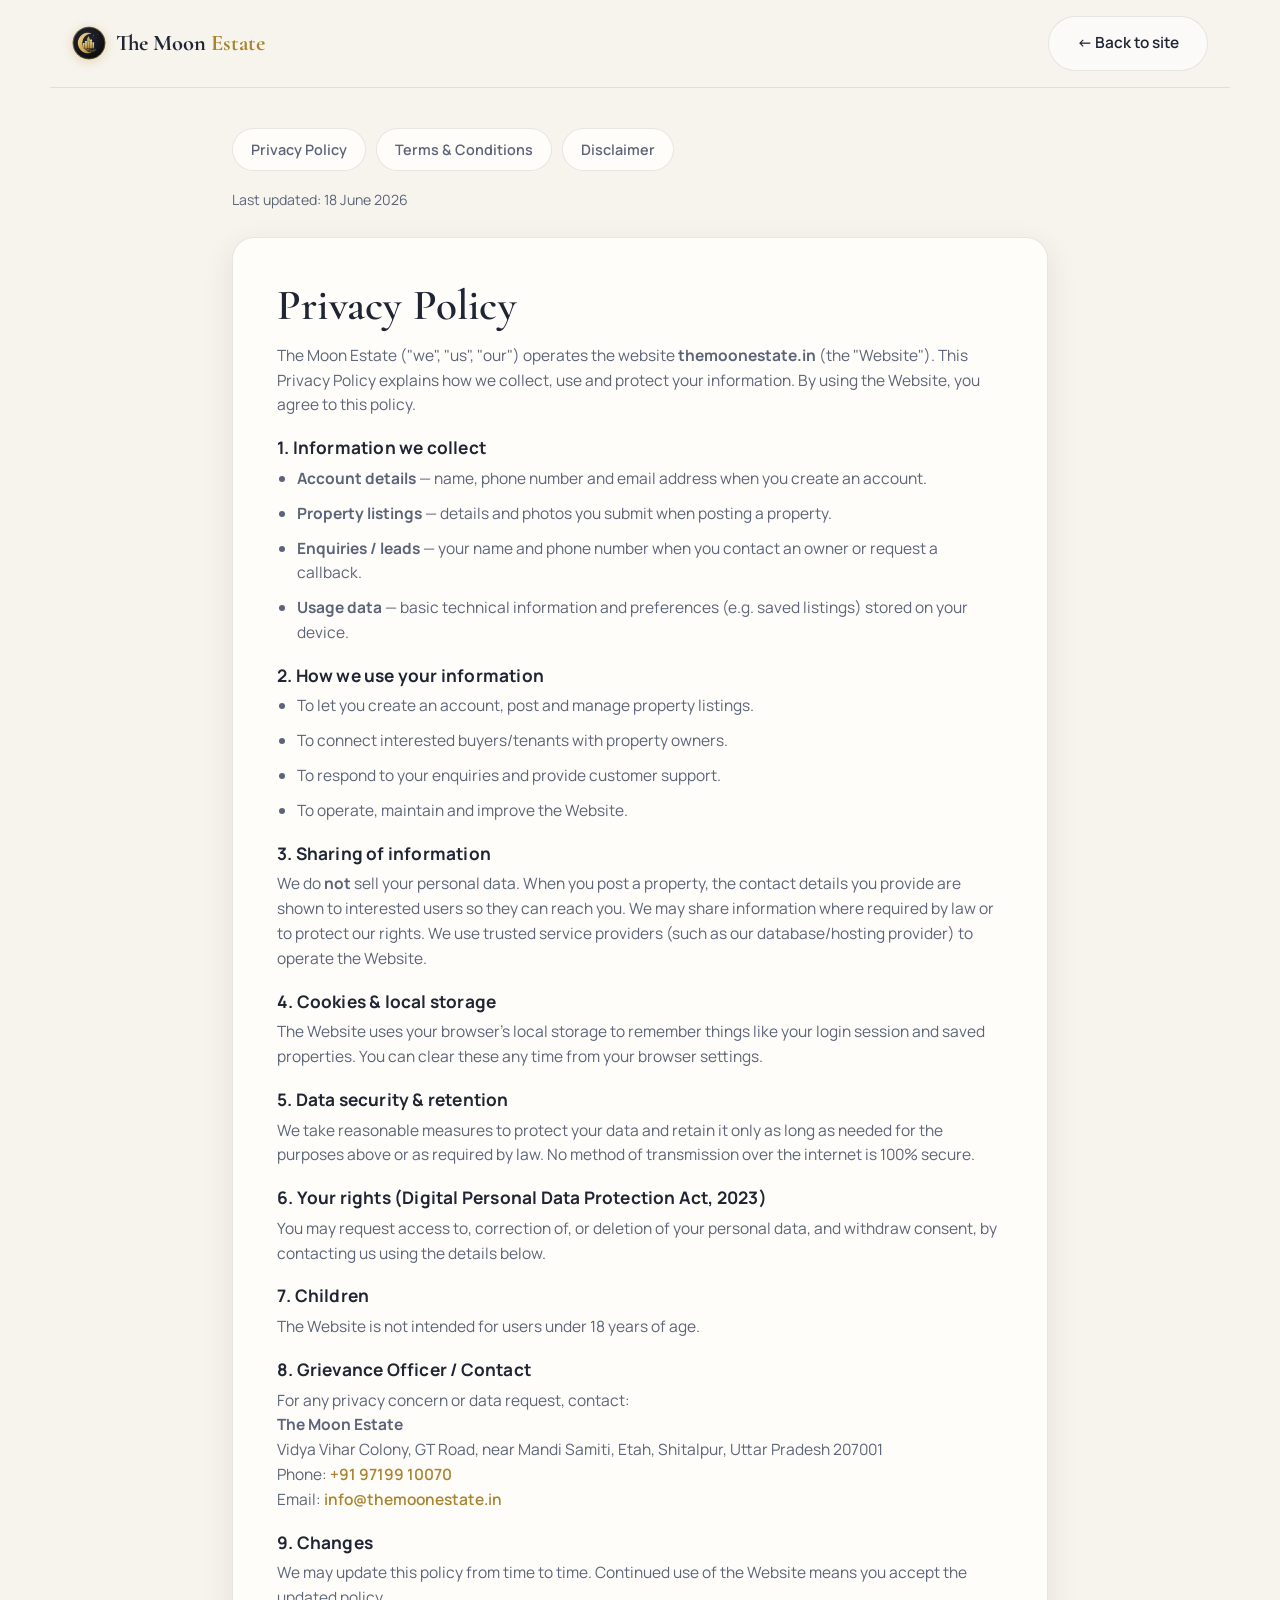
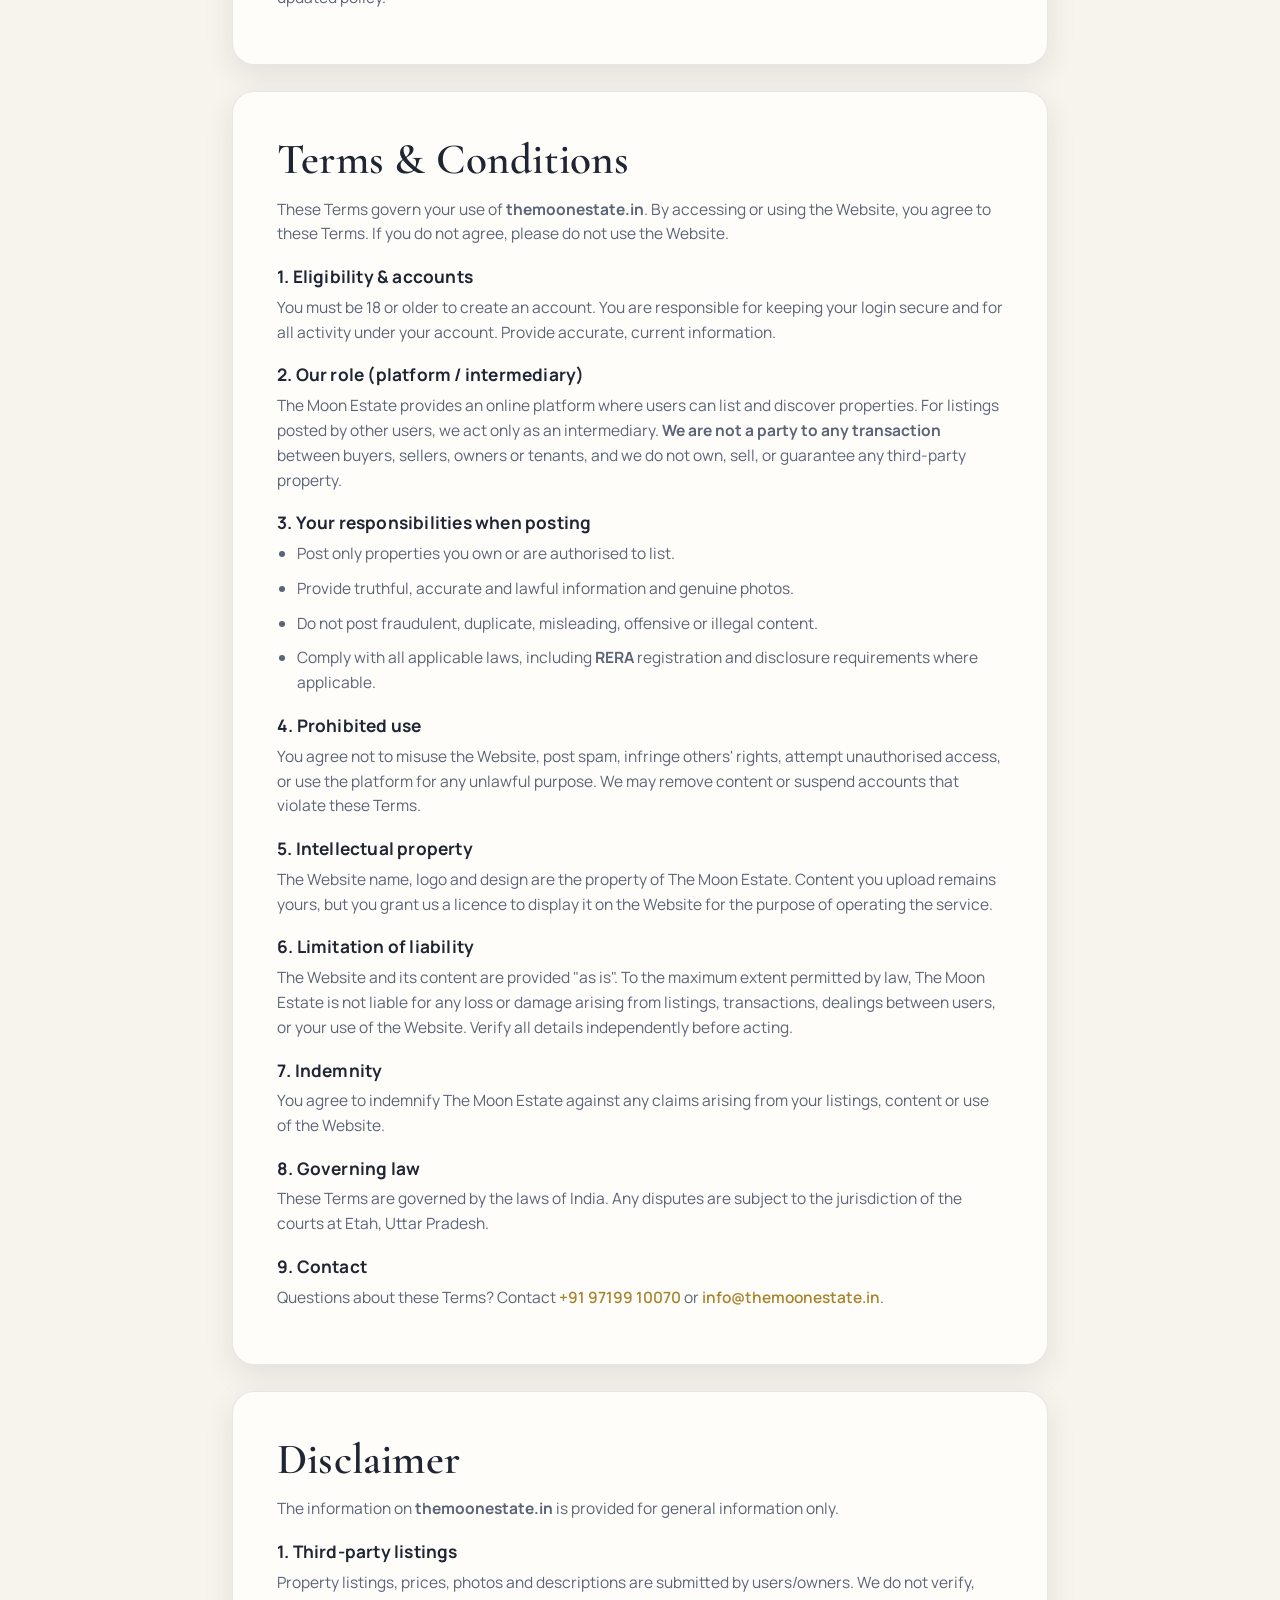
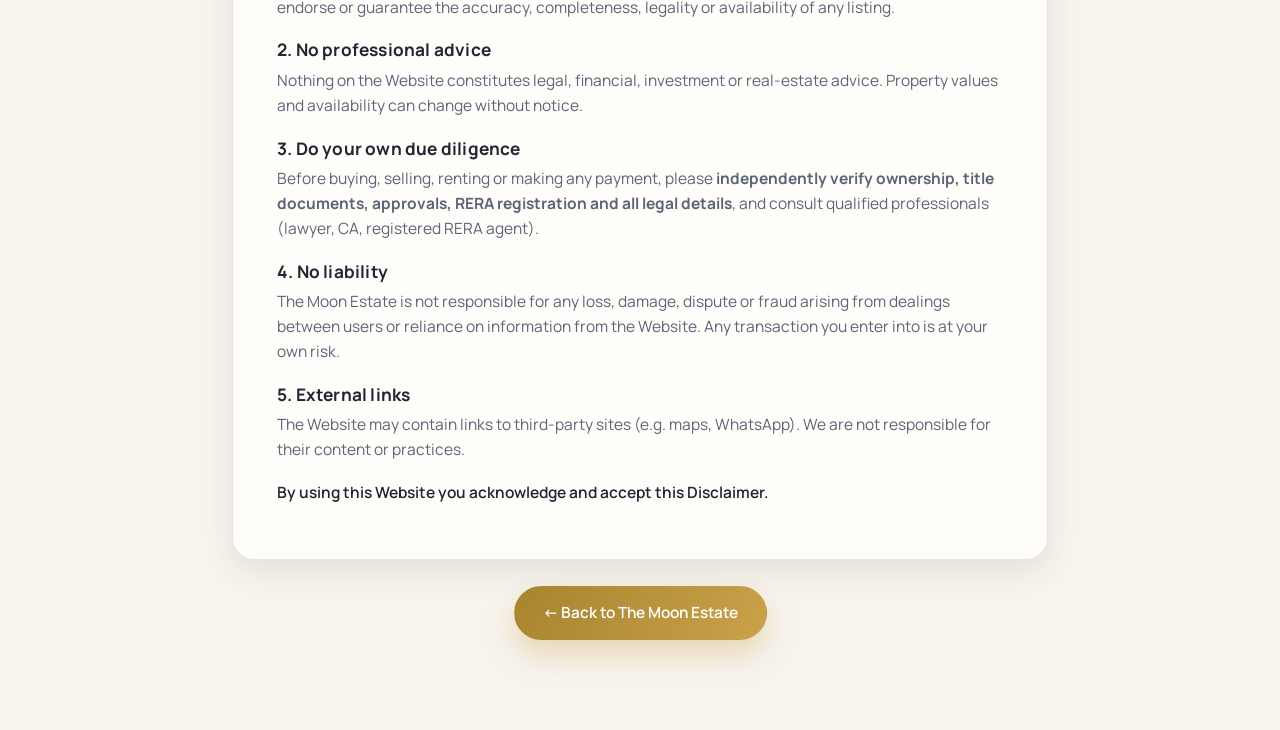
<file: legal.html>
<!DOCTYPE html>
<html lang="en">
<head>
  <meta charset="UTF-8" />
  <meta name="viewport" content="width=device-width, initial-scale=1.0" />
  <title>Legal — The Moon Estate</title>
  <meta name="description" content="Privacy Policy, Terms & Conditions and Disclaimer for The Moon Estate property website." />
  <meta name="robots" content="index,follow" />
  <link rel="preconnect" href="https://fonts.googleapis.com" />
  <link rel="preconnect" href="https://fonts.gstatic.com" crossorigin />
  <link href="https://fonts.googleapis.com/css2?family=Cormorant+Garamond:wght@500;600;700&family=Manrope:wght@300;400;500;600;700;800&display=swap" rel="stylesheet" />
  <link rel="stylesheet" href="css/style.css" />
  <link rel="icon" href="assets/logo.svg" />
</head>
<body class="legal-page">
  <header class="legal-top">
    <a href="index.html" class="brand">
      <img class="brand-mark" src="assets/logo.svg" alt="The Moon Estate logo" />
      <span class="brand-name">The Moon<span> Estate</span></span>
    </a>
    <a href="index.html" class="btn btn-ghost">← Back to site</a>
  </header>

  <main class="legal-wrap container">
    <nav class="legal-nav">
      <a href="#privacy">Privacy Policy</a>
      <a href="#terms">Terms &amp; Conditions</a>
      <a href="#disclaimer">Disclaimer</a>
    </nav>

    <p class="legal-updated">Last updated: 18 June 2026</p>

    <!-- ===================== PRIVACY ===================== -->
    <section id="privacy" class="legal-doc">
      <h1>Privacy Policy</h1>
      <p>The Moon Estate ("we", "us", "our") operates the website <strong>themoonestate.in</strong> (the "Website"). This Privacy Policy explains how we collect, use and protect your information. By using the Website, you agree to this policy.</p>

      <h2>1. Information we collect</h2>
      <ul>
        <li><strong>Account details</strong> — name, phone number and email address when you create an account.</li>
        <li><strong>Property listings</strong> — details and photos you submit when posting a property.</li>
        <li><strong>Enquiries / leads</strong> — your name and phone number when you contact an owner or request a callback.</li>
        <li><strong>Usage data</strong> — basic technical information and preferences (e.g. saved listings) stored on your device.</li>
      </ul>

      <h2>2. How we use your information</h2>
      <ul>
        <li>To let you create an account, post and manage property listings.</li>
        <li>To connect interested buyers/tenants with property owners.</li>
        <li>To respond to your enquiries and provide customer support.</li>
        <li>To operate, maintain and improve the Website.</li>
      </ul>

      <h2>3. Sharing of information</h2>
      <p>We do <strong>not</strong> sell your personal data. When you post a property, the contact details you provide are shown to interested users so they can reach you. We may share information where required by law or to protect our rights. We use trusted service providers (such as our database/hosting provider) to operate the Website.</p>

      <h2>4. Cookies &amp; local storage</h2>
      <p>The Website uses your browser's local storage to remember things like your login session and saved properties. You can clear these any time from your browser settings.</p>

      <h2>5. Data security &amp; retention</h2>
      <p>We take reasonable measures to protect your data and retain it only as long as needed for the purposes above or as required by law. No method of transmission over the internet is 100% secure.</p>

      <h2>6. Your rights (Digital Personal Data Protection Act, 2023)</h2>
      <p>You may request access to, correction of, or deletion of your personal data, and withdraw consent, by contacting us using the details below.</p>

      <h2>7. Children</h2>
      <p>The Website is not intended for users under 18 years of age.</p>

      <h2>8. Grievance Officer / Contact</h2>
      <p>For any privacy concern or data request, contact:<br />
        <strong>The Moon Estate</strong><br />
        Vidya Vihar Colony, GT Road, near Mandi Samiti, Etah, Shitalpur, Uttar Pradesh 207001<br />
        Phone: <a href="tel:+919719910070">+91 97199 10070</a><br />
        Email: <a href="mailto:info@themoonestate.in">info@themoonestate.in</a></p>

      <h2>9. Changes</h2>
      <p>We may update this policy from time to time. Continued use of the Website means you accept the updated policy.</p>
    </section>

    <!-- ===================== TERMS ===================== -->
    <section id="terms" class="legal-doc">
      <h1>Terms &amp; Conditions</h1>
      <p>These Terms govern your use of <strong>themoonestate.in</strong>. By accessing or using the Website, you agree to these Terms. If you do not agree, please do not use the Website.</p>

      <h2>1. Eligibility &amp; accounts</h2>
      <p>You must be 18 or older to create an account. You are responsible for keeping your login secure and for all activity under your account. Provide accurate, current information.</p>

      <h2>2. Our role (platform / intermediary)</h2>
      <p>The Moon Estate provides an online platform where users can list and discover properties. For listings posted by other users, we act only as an intermediary. <strong>We are not a party to any transaction</strong> between buyers, sellers, owners or tenants, and we do not own, sell, or guarantee any third-party property.</p>

      <h2>3. Your responsibilities when posting</h2>
      <ul>
        <li>Post only properties you own or are authorised to list.</li>
        <li>Provide truthful, accurate and lawful information and genuine photos.</li>
        <li>Do not post fraudulent, duplicate, misleading, offensive or illegal content.</li>
        <li>Comply with all applicable laws, including <strong>RERA</strong> registration and disclosure requirements where applicable.</li>
      </ul>

      <h2>4. Prohibited use</h2>
      <p>You agree not to misuse the Website, post spam, infringe others' rights, attempt unauthorised access, or use the platform for any unlawful purpose. We may remove content or suspend accounts that violate these Terms.</p>

      <h2>5. Intellectual property</h2>
      <p>The Website name, logo and design are the property of The Moon Estate. Content you upload remains yours, but you grant us a licence to display it on the Website for the purpose of operating the service.</p>

      <h2>6. Limitation of liability</h2>
      <p>The Website and its content are provided "as is". To the maximum extent permitted by law, The Moon Estate is not liable for any loss or damage arising from listings, transactions, dealings between users, or your use of the Website. Verify all details independently before acting.</p>

      <h2>7. Indemnity</h2>
      <p>You agree to indemnify The Moon Estate against any claims arising from your listings, content or use of the Website.</p>

      <h2>8. Governing law</h2>
      <p>These Terms are governed by the laws of India. Any disputes are subject to the jurisdiction of the courts at Etah, Uttar Pradesh.</p>

      <h2>9. Contact</h2>
      <p>Questions about these Terms? Contact <a href="tel:+919719910070">+91 97199 10070</a> or <a href="mailto:info@themoonestate.in">info@themoonestate.in</a>.</p>
    </section>

    <!-- ===================== DISCLAIMER ===================== -->
    <section id="disclaimer" class="legal-doc">
      <h1>Disclaimer</h1>
      <p>The information on <strong>themoonestate.in</strong> is provided for general information only.</p>

      <h2>1. Third-party listings</h2>
      <p>Property listings, prices, photos and descriptions are submitted by users/owners. We do not verify, endorse or guarantee the accuracy, completeness, legality or availability of any listing.</p>

      <h2>2. No professional advice</h2>
      <p>Nothing on the Website constitutes legal, financial, investment or real-estate advice. Property values and availability can change without notice.</p>

      <h2>3. Do your own due diligence</h2>
      <p>Before buying, selling, renting or making any payment, please <strong>independently verify ownership, title documents, approvals, RERA registration and all legal details</strong>, and consult qualified professionals (lawyer, CA, registered RERA agent).</p>

      <h2>4. No liability</h2>
      <p>The Moon Estate is not responsible for any loss, damage, dispute or fraud arising from dealings between users or reliance on information from the Website. Any transaction you enter into is at your own risk.</p>

      <h2>5. External links</h2>
      <p>The Website may contain links to third-party sites (e.g. maps, WhatsApp). We are not responsible for their content or practices.</p>

      <p class="legal-foot">By using this Website you acknowledge and accept this Disclaimer.</p>
    </section>

    <p class="legal-back"><a href="index.html" class="btn btn-primary">← Back to The Moon Estate</a></p>
  </main>
</body>
</html>
</file>
<file: css/style.css>
/* ===== The Moon Estate — elegant light theme ===== */
:root{
  --bg:#f7f4ee;            /* warm ivory */
  --bg-2:#fffdf9;
  --ink:#1f2533;          /* deep slate */
  --ink-soft:#5b6478;
  --gold:#c9a24a;         /* logo gold */
  --gold-deep:#a8842f;
  --gold-soft:#e8d8a8;
  --line:rgba(31,37,51,.10);
  --card:rgba(255,255,255,.72);
  --shadow:0 24px 60px rgba(45,40,25,.14);
  --shadow-sm:0 10px 30px rgba(45,40,25,.10);
  --radius:22px;
  --maxw:1180px;
}

*{box-sizing:border-box;margin:0;padding:0}
html{scroll-behavior:smooth}
body{
  font-family:'Manrope',system-ui,sans-serif;
  color:var(--ink);
  background:
    radial-gradient(1200px 600px at 85% -10%, #fbf1d8 0%, transparent 60%),
    radial-gradient(900px 500px at -10% 20%, #eef3f7 0%, transparent 55%),
    var(--bg);
  line-height:1.6;
  overflow-x:hidden;
}
h1,h2,h3{font-family:'Cormorant Garamond',serif;font-weight:600;line-height:1.08;letter-spacing:.2px}
a{color:inherit;text-decoration:none}
img{display:block;width:100%;height:100%;object-fit:cover}

.container{max-width:var(--maxw);margin:0 auto;padding:0 22px}
.section{padding:clamp(64px,9vw,120px) 0}
.grad{background:linear-gradient(120deg,var(--gold-deep),var(--gold) 50%,#d9bf78);-webkit-background-clip:text;background-clip:text;color:transparent}
.eyebrow{display:inline-block;font-family:'Manrope';font-weight:700;font-size:.74rem;letter-spacing:.28em;text-transform:uppercase;color:var(--gold-deep);margin-bottom:14px}

/* ===== Loader ===== */
.loader{position:fixed;inset:0;z-index:999;display:grid;place-content:center;justify-items:center;gap:14px;background:var(--bg);transition:opacity .6s ease,visibility .6s}
.loader.hide{opacity:0;visibility:hidden}
.loader-mark{width:62px;height:62px;animation:floatY 3s ease-in-out infinite;filter:drop-shadow(0 6px 16px rgba(201,162,74,.35))}
.loader-text{font-family:'Cormorant Garamond';letter-spacing:.4em;color:var(--ink-soft);font-size:.9rem;padding-left:.4em}

/* ===== Nav ===== */
.nav{position:fixed;top:0;left:0;right:0;z-index:100;transition:all .35s ease}
.nav-inner{max-width:var(--maxw);margin:0 auto;padding:18px 22px;display:flex;align-items:center;justify-content:space-between}
.nav.scrolled{background:rgba(247,244,238,.82);backdrop-filter:blur(14px);border-bottom:1px solid var(--line);box-shadow:0 6px 30px rgba(45,40,25,.06)}
.nav.scrolled .nav-inner{padding:12px 22px}
.brand{display:flex;align-items:center;gap:10px;font-family:'Cormorant Garamond';font-size:1.4rem;font-weight:700}
.brand-mark{width:34px;height:34px;display:block;filter:drop-shadow(0 2px 6px rgba(201,162,74,.4))}
.footer .brand-mark{width:40px;height:40px}
.brand-name span{color:var(--gold-deep)}
.nav-links{display:flex;align-items:center;gap:30px}
.nav-links a{font-family:'Manrope';font-weight:500;font-size:.94rem;color:var(--ink-soft);transition:color .2s;position:relative}
.nav-links a:not(.nav-cta):after{content:"";position:absolute;left:0;bottom:-6px;width:0;height:2px;background:var(--gold);transition:width .3s}
.nav-links a:hover{color:var(--ink)}
.nav-links a:hover:not(.nav-cta):after{width:100%}
.nav-cta{padding:9px 20px;border-radius:50px;background:linear-gradient(120deg,var(--gold-deep),var(--gold));color:#fff!important;font-weight:600;box-shadow:0 8px 20px rgba(201,162,74,.35)}
.nav-cta:hover{transform:translateY(-1px)}
.nav-toggle{display:none;flex-direction:column;gap:5px;background:none;border:0;cursor:pointer;padding:6px}
.nav-toggle span{width:24px;height:2px;background:var(--ink);transition:.3s}

/* ===== Hero ===== */
.hero{position:relative;min-height:100vh;display:flex;align-items:center;overflow:hidden}
#scene3d{position:absolute;inset:0;width:100%;height:100%;z-index:1}
.hero-glow{position:absolute;inset:0;z-index:2;pointer-events:none;
  background:radial-gradient(800px 460px at 72% 42%, rgba(201,162,74,.18), transparent 70%)}
.hero-content{position:relative;z-index:3;max-width:680px;padding:120px 22px 80px;margin:0 auto;width:100%;max-width:calc(var(--maxw))}
.hero-content .eyebrow{background:rgba(255,255,255,.6);padding:7px 16px;border-radius:50px;border:1px solid var(--line);backdrop-filter:blur(6px)}
.hero h1{font-size:clamp(2.7rem,6.6vw,5rem);margin:18px 0 18px;letter-spacing:-.5px}
.hero-sub{font-size:clamp(1rem,1.4vw,1.18rem);color:var(--ink-soft);max-width:540px}
.hero-actions{display:flex;gap:14px;flex-wrap:wrap;margin:32px 0 40px}
.hero-stats{display:flex;gap:38px;flex-wrap:wrap}
.stat{display:flex;flex-direction:column}
.stat .num{font-family:'Cormorant Garamond';font-size:2.4rem;font-weight:700;color:var(--ink);line-height:1}
.stat .lbl{font-size:.8rem;color:var(--ink-soft);letter-spacing:.04em}
.scroll-hint{position:absolute;bottom:26px;left:50%;transform:translateX(-50%);z-index:3;display:flex;flex-direction:column;align-items:center;gap:8px;font-size:.7rem;letter-spacing:.25em;text-transform:uppercase;color:var(--ink-soft)}
.scroll-hint span{width:22px;height:34px;border:2px solid var(--gold);border-radius:14px;position:relative}
.scroll-hint span:after{content:"";position:absolute;top:6px;left:50%;transform:translateX(-50%);width:4px;height:6px;border-radius:3px;background:var(--gold);animation:scrolldot 1.6s infinite}
@keyframes scrolldot{0%{opacity:0;top:6px}40%{opacity:1}80%{opacity:0;top:18px}}

/* ===== Buttons ===== */
.btn{display:inline-flex;align-items:center;gap:8px;padding:14px 28px;border-radius:50px;font-family:'Manrope';font-weight:600;font-size:.96rem;cursor:pointer;border:1px solid transparent;transition:transform .25s ease,box-shadow .25s ease}
.btn-primary{background:linear-gradient(120deg,var(--gold-deep),var(--gold));color:#fff;box-shadow:0 14px 30px rgba(201,162,74,.36)}
.btn-primary:hover{transform:translateY(-3px);box-shadow:0 20px 40px rgba(201,162,74,.45)}
.btn-ghost{background:rgba(255,255,255,.6);border-color:var(--line);color:var(--ink);backdrop-filter:blur(6px)}
.btn-ghost:hover{transform:translateY(-3px);box-shadow:var(--shadow-sm)}
.btn.full{width:100%;justify-content:center}

/* ===== Section heads ===== */
.section-head{max-width:640px;margin:0 auto clamp(40px,5vw,64px);text-align:center}
.section-head h2{font-size:clamp(2rem,4vw,3.1rem)}
.section-head p{color:var(--ink-soft);margin-top:12px}
h2{font-size:clamp(2rem,4vw,3.1rem)}

/* ===== About ===== */
.about-grid{display:grid;grid-template-columns:1fr 1fr;gap:clamp(32px,5vw,72px);align-items:center}
.about-media{position:relative;border-radius:var(--radius);overflow:visible;aspect-ratio:4/5}
.about-media img{border-radius:var(--radius);box-shadow:var(--shadow);height:100%}
.about-badge{position:absolute;bottom:-22px;left:-22px;background:var(--bg-2);padding:18px 22px;border-radius:18px;box-shadow:var(--shadow);border:1px solid var(--line);display:flex;flex-direction:column}
.about-badge strong{font-family:'Cormorant Garamond';font-size:1.7rem;color:var(--gold-deep)}
.about-badge span{font-size:.78rem;color:var(--ink-soft)}
.about-text h2{margin:6px 0 18px}
.about-text p{color:var(--ink-soft);margin-bottom:16px}
.about-points{list-style:none;display:grid;grid-template-columns:1fr 1fr;gap:10px;margin-top:8px}
.about-points li{font-weight:500;font-size:.95rem;color:var(--ink)}

/* ===== Cards ===== */
.cards{display:grid;grid-template-columns:repeat(3,1fr);gap:26px}
.card{background:var(--card);border:1px solid var(--line);border-radius:var(--radius);overflow:hidden;box-shadow:var(--shadow-sm);backdrop-filter:blur(8px);transition:box-shadow .3s}
.card:hover{box-shadow:var(--shadow)}
.card-img{position:relative;aspect-ratio:16/11;overflow:hidden}
.card-img img{transition:transform .6s ease}
.card:hover .card-img img{transform:scale(1.07)}
.tag{position:absolute;top:14px;left:14px;background:rgba(255,255,255,.92);color:var(--gold-deep);font-size:.72rem;font-weight:700;letter-spacing:.08em;text-transform:uppercase;padding:6px 12px;border-radius:50px;box-shadow:var(--shadow-sm)}
.card-body{padding:22px}
.card-body h3{font-size:1.5rem;margin-bottom:4px}
.loc{font-size:.86rem;color:var(--ink-soft);margin-bottom:14px}
.card-meta{display:flex;gap:14px;flex-wrap:wrap;font-size:.82rem;color:var(--ink-soft);padding-bottom:16px;margin-bottom:16px;border-bottom:1px solid var(--line)}
.card-foot{display:flex;align-items:center;justify-content:space-between}
.price{font-family:'Cormorant Garamond';font-weight:700;font-size:1.25rem;color:var(--ink)}
.card-link{font-weight:600;color:var(--gold-deep);font-size:.9rem}
.card-link:hover{letter-spacing:.02em}

/* ===== Marketplace Portal ===== */
.portal-tabs{display:flex;gap:8px;justify-content:center;flex-wrap:wrap;margin-bottom:34px}
.ptab{display:inline-flex;align-items:center;gap:8px;padding:12px 26px;border-radius:50px;border:1px solid var(--line);background:var(--bg-2);color:var(--ink-soft);font-family:'Manrope';font-weight:600;font-size:.96rem;cursor:pointer;transition:all .25s}
.ptab span{font-size:1.05rem}
.ptab:hover{color:var(--ink);box-shadow:var(--shadow-sm)}
.ptab.active{background:linear-gradient(120deg,var(--gold-deep),var(--gold));color:#fff;border-color:transparent;box-shadow:0 12px 26px rgba(201,162,74,.34)}
.portal-pane.hidden{display:none}

/* search bar */
.search-bar{display:flex;gap:12px;align-items:flex-end;flex-wrap:wrap;background:var(--bg-2);border:1px solid var(--line);border-radius:var(--radius);padding:18px;box-shadow:var(--shadow-sm);margin-bottom:26px}
.sb-field{display:flex;flex-direction:column;gap:6px;min-width:150px}
.sb-field.grow{flex:1 1 240px}
.sb-field label{font-size:.72rem;font-weight:700;letter-spacing:.1em;text-transform:uppercase;color:var(--ink-soft)}
.sb-field input,.sb-field select{padding:12px 14px;border:1px solid var(--line);border-radius:12px;background:#fff;font-family:'Manrope';font-size:.94rem;color:var(--ink)}
.sb-field input:focus,.sb-field select:focus{outline:none;border-color:var(--gold);box-shadow:0 0 0 4px rgba(201,162,74,.14)}
.search-bar .btn{height:46px}

.search-bar .fav-toggle{height:46px;white-space:nowrap}
.search-bar .fav-toggle.on{background:linear-gradient(120deg,#b23b6b,#e0608f);color:#fff;border-color:transparent;box-shadow:0 10px 24px rgba(200,60,110,.3)}
.results-bar{display:flex;align-items:center;justify-content:space-between;gap:12px;flex-wrap:wrap;margin:6px 2px 18px}
.results-meta{color:var(--ink-soft);font-size:.95rem}
.results-meta strong{color:var(--ink)}
.store-badge{font-size:.78rem;font-weight:600;color:var(--ink-soft);background:var(--bg-2);border:1px solid var(--line);padding:5px 12px;border-radius:50px}

/* favourite heart on cards */
.fav-btn{position:absolute;top:12px;right:12px;width:36px;height:36px;border-radius:50%;border:0;background:rgba(255,255,255,.92);box-shadow:var(--shadow-sm);font-size:18px;line-height:1;cursor:pointer;color:#b23b6b;transition:transform .2s}
.fav-btn:hover{transform:scale(1.12)}
.fav-btn.on{background:linear-gradient(120deg,#b23b6b,#e0608f);color:#fff}
.results{display:grid;grid-template-columns:repeat(3,1fr);gap:24px}
.results:empty{display:none}
.nearby-head{margin:38px 0 18px;border-top:1px dashed var(--line);padding-top:28px}
.nearby-head h3{font-size:1.7rem}

.empty{text-align:center;padding:50px 20px;background:var(--bg-2);border:1px dashed var(--line);border-radius:var(--radius);margin-top:10px}
.empty-mark{font-size:3rem;margin-bottom:10px}
.empty h3{font-size:1.6rem}
.empty p{color:var(--ink-soft);margin:6px 0 18px}

/* listing card extras */
.card.listing{cursor:pointer}
.price-row{display:flex;align-items:center;justify-content:space-between;gap:10px;margin-bottom:6px}
.ptype-pill{font-size:.7rem;font-weight:700;letter-spacing:.04em;color:var(--ink-soft);background:#f1ead9;padding:4px 10px;border-radius:50px;white-space:nowrap}
.card.listing h3{font-size:1.22rem;line-height:1.25;margin-bottom:4px}
.imgcount{position:absolute;bottom:12px;right:12px;background:rgba(31,37,51,.7);color:#fff;font-size:.72rem;font-weight:600;padding:4px 10px;border-radius:50px}
.posted{font-size:.78rem;color:var(--ink-soft)}
.tag.rent{color:#2563a8}

/* ===== Post form ===== */
.post-form{background:var(--bg-2);border:1px solid var(--line);border-radius:var(--radius);padding:clamp(24px,4vw,40px);box-shadow:var(--shadow);max-width:920px;margin:0 auto}
.pf-grid{display:grid;grid-template-columns:1fr 1fr;gap:18px}
.pf-full{grid-column:1/-1}
.pf-field{display:flex;flex-direction:column;gap:7px;font-size:.82rem;font-weight:600;color:var(--ink)}
.pf-field input,.pf-field select,.pf-field textarea{padding:12px 14px;border:1px solid var(--line);border-radius:12px;background:#fff;font-family:'Manrope';font-size:.95rem;font-weight:400;color:var(--ink);width:100%;resize:vertical}
.pf-field input:focus,.pf-field select:focus,.pf-field textarea:focus{outline:none;border-color:var(--gold);box-shadow:0 0 0 4px rgba(201,162,74,.14)}
.pf-field .inline{display:flex;gap:8px}
.pf-field .inline input{flex:2}.pf-field .inline select{flex:1}
.pf-label{display:block;font-size:.82rem;font-weight:600;margin-bottom:8px}
.post-form .btn.full{margin-top:24px}
.pf-field.check{flex-direction:row;align-items:flex-start;gap:10px;font-weight:400;color:var(--ink-soft);font-size:.88rem}
.pf-field.check input{width:auto;margin-top:3px}

/* segmented control */
.seg{display:inline-flex;background:#f1ead9;border-radius:50px;padding:5px;gap:4px}
.seg label{position:relative;cursor:pointer}
.seg input{position:absolute;opacity:0}
.seg span{display:block;padding:9px 22px;border-radius:50px;font-size:.92rem;font-weight:600;color:var(--ink-soft);transition:all .2s}
.seg input:checked + span{background:#fff;color:var(--gold-deep);box-shadow:var(--shadow-sm)}

/* uploader */
.uploader{display:flex;flex-direction:column;align-items:center;justify-content:center;gap:4px;padding:26px;border:2px dashed var(--gold-soft);border-radius:16px;background:#fff;cursor:pointer;text-align:center;transition:border .2s,background .2s}
.uploader:hover{border-color:var(--gold);background:#fffbf2}
.uploader .up-ico{font-size:1.8rem}
.uploader small{color:var(--ink-soft)}
.thumbs{display:flex;flex-wrap:wrap;gap:10px;margin-top:12px}
.thumb{position:relative;width:84px;height:84px;border-radius:12px;overflow:hidden;box-shadow:var(--shadow-sm)}
.thumb img{width:100%;height:100%;object-fit:cover}
.thumb button{position:absolute;top:3px;right:3px;width:22px;height:22px;border-radius:50%;border:0;background:rgba(31,37,51,.78);color:#fff;cursor:pointer;font-size:14px;line-height:1}

/* ===== Modal ===== */
.modal{position:fixed;inset:0;z-index:200;display:flex;align-items:center;justify-content:center;padding:20px}
.modal[hidden]{display:none}
.modal-backdrop{position:absolute;inset:0;background:rgba(31,37,51,.55);backdrop-filter:blur(4px)}
.modal-card{position:relative;background:var(--bg-2);width:min(960px,100%);max-height:92vh;overflow:auto;border-radius:var(--radius);box-shadow:var(--shadow);display:grid;grid-template-columns:1.1fr 1fr;animation:pop .3s ease}
@keyframes pop{from{transform:translateY(20px) scale(.98);opacity:0}to{transform:none;opacity:1}}
.modal-close{position:absolute;top:12px;right:12px;z-index:3;width:38px;height:38px;border-radius:50%;border:0;background:rgba(255,255,255,.92);box-shadow:var(--shadow-sm);font-size:22px;cursor:pointer;color:var(--ink)}
.modal-body{display:contents}
.m-gallery{background:#000;display:flex;flex-direction:column}
.m-gallery #mMain{width:100%;height:100%;max-height:520px;object-fit:cover}
.m-thumbs{display:flex;gap:8px;padding:10px;background:#15171d;overflow-x:auto}
.m-thumbs img{width:64px;height:48px;object-fit:cover;border-radius:8px;cursor:pointer;opacity:.6;border:2px solid transparent;flex:0 0 auto}
.m-thumbs img.on{opacity:1;border-color:var(--gold)}
.m-info{padding:clamp(22px,3vw,34px);overflow:auto}
.m-info .tag{position:static;display:inline-block;margin-bottom:12px}
.m-info h2{font-size:2rem;line-height:1.12}
.m-loc{color:var(--ink-soft);margin:6px 0 14px}
.m-price{font-family:'Cormorant Garamond';font-weight:700;font-size:2rem;color:var(--gold-deep);margin-bottom:14px}
.m-desc{color:var(--ink-soft);font-size:.95rem;margin-bottom:18px}
.m-table{display:grid;grid-template-columns:1fr 1fr;gap:10px 18px;margin-bottom:22px}
.m-table div{display:flex;flex-direction:column;border-bottom:1px solid var(--line);padding-bottom:8px}
.m-table span{font-size:.72rem;text-transform:uppercase;letter-spacing:.08em;color:var(--ink-soft)}
.m-table strong{font-size:.96rem;color:var(--ink);font-weight:600}
.m-mapwrap{border-radius:14px;overflow:hidden;border:1px solid var(--line);margin-bottom:18px}
.m-map{width:100%;height:200px;border:0;display:block}
.m-owner{display:flex;align-items:center;gap:12px;padding:14px;background:#f1ead9;border-radius:14px;margin-bottom:18px}
.m-avatar{width:44px;height:44px;border-radius:50%;display:grid;place-content:center;background:linear-gradient(120deg,var(--gold-deep),var(--gold));color:#fff;font-weight:700;font-size:1.1rem}
.m-owner span{display:block;font-size:.8rem;color:var(--ink-soft)}
.m-actions{display:flex;gap:10px;flex-wrap:wrap}
.m-actions .btn{flex:1;justify-content:center;min-width:120px;padding:12px 16px}

@media(max-width:760px){
  .modal-card{grid-template-columns:1fr;max-height:90vh}
  .m-gallery #mMain{max-height:280px}
}

/* ===== Admin panel ===== */
.admin-card{display:block;grid-template-columns:none;width:min(720px,100%)}
.admin-inner{padding:clamp(22px,3vw,34px)}
.admin-inner h2{font-size:1.9rem;margin-bottom:18px}
.adm-stats{display:grid;grid-template-columns:repeat(4,1fr);gap:12px;margin-bottom:22px}
.adm-stats div{background:#f1ead9;border-radius:14px;padding:14px;text-align:center}
.adm-stats strong{display:block;font-family:'Cormorant Garamond';font-size:1.6rem;color:var(--gold-deep)}
.adm-stats span{font-size:.74rem;color:var(--ink-soft);text-transform:uppercase;letter-spacing:.06em}
.adm-list{display:flex;flex-direction:column;gap:10px;max-height:52vh;overflow:auto}
.adm-row{display:flex;align-items:center;gap:12px;padding:8px;border:1px solid var(--line);border-radius:14px;background:var(--bg-2)}
.adm-row img{width:64px;height:48px;object-fit:cover;border-radius:10px;flex:0 0 auto}
.adm-meta{flex:1;min-width:0}
.adm-meta strong{display:block;font-size:.95rem;white-space:nowrap;overflow:hidden;text-overflow:ellipsis}
.adm-meta span{font-size:.78rem;color:var(--ink-soft)}
.adm-del{border:0;background:#fdecec;color:#c0392b;font-weight:600;padding:9px 16px;border-radius:10px;cursor:pointer;font-family:'Manrope';transition:background .2s}
.adm-del:hover{background:#f8d7d7}
.row-acts{display:flex;gap:6px;flex:0 0 auto}
.adm-edit{border:0;background:#eef3f7;color:#2563a8;font-weight:600;padding:9px 16px;border-radius:10px;cursor:pointer;font-family:'Manrope';transition:background .2s}
.adm-edit:hover{background:#dce8f5}
@media(max-width:520px){.adm-stats{grid-template-columns:repeat(2,1fr)}}

/* admin login */
.adm-login{max-width:360px;margin:6px auto;display:flex;flex-direction:column;gap:12px}
.adm-sub{color:var(--ink-soft);font-size:.92rem;text-align:center;margin-bottom:4px}
.adm-login input{padding:13px 15px;border:1px solid var(--line);border-radius:12px;background:#fff;font-family:'Manrope';font-size:.95rem}
.adm-login input:focus{outline:none;border-color:var(--gold);box-shadow:0 0 0 4px rgba(201,162,74,.14)}
.adm-empty{text-align:center;color:var(--ink-soft);padding:26px}

/* admin top + tabs */
.adm-top{display:flex;align-items:center;justify-content:space-between;margin-bottom:14px}
.adm-user{font-weight:600;font-size:.92rem;color:var(--ink)}
.adm-logout{border:1px solid var(--line);background:var(--bg-2);border-radius:50px;padding:7px 16px;font-family:'Manrope';font-weight:600;font-size:.85rem;cursor:pointer;color:var(--ink-soft)}
.adm-logout:hover{color:var(--ink)}
.adm-tabs{display:flex;gap:8px;margin-bottom:16px}
.adm-tabbtn{flex:1;border:1px solid var(--line);background:var(--bg-2);border-radius:12px;padding:11px;font-family:'Manrope';font-weight:600;font-size:.9rem;cursor:pointer;color:var(--ink-soft)}
.adm-tabbtn.on{background:linear-gradient(120deg,var(--gold-deep),var(--gold));color:#fff;border-color:transparent}

/* leads */
.adm-row.lead{align-items:flex-start}
.adm-row.lead .adm-meta strong a{color:var(--gold-deep)}
.lead-msg{display:block;font-style:italic;color:var(--ink-soft);margin-top:2px}
.lead-when{display:block;font-size:.72rem;color:var(--ink-soft);margin-top:3px}
.lead-acts{display:flex;align-items:center;gap:6px;flex:0 0 auto}
.btn.sm{padding:8px 12px;min-width:auto}

/* nav login */
.nav-login{font-weight:600!important;color:var(--gold-deep)!important;cursor:pointer}
.nav-login.signedin{padding:8px 16px;border-radius:50px;background:#f1ead9;color:var(--ink)!important}

/* auth + account modals */
.auth-card,.account-card{display:block;grid-template-columns:none;width:min(440px,100%)}
.account-card{width:min(560px,100%)}
.auth-inner,.account-inner{padding:clamp(26px,4vw,38px)}
.auth-brand{display:flex;align-items:center;gap:10px;justify-content:center;margin-bottom:18px;font-family:'Cormorant Garamond';font-size:1.3rem;font-weight:700}
.auth-brand img{width:34px;height:34px}
.auth-tabs{display:flex;gap:8px;margin-bottom:18px}
.auth-tab{flex:1;border:1px solid var(--line);background:var(--bg-2);border-radius:12px;padding:11px;font-family:'Manrope';font-weight:600;font-size:.92rem;cursor:pointer;color:var(--ink-soft)}
.auth-tab.on{background:linear-gradient(120deg,var(--gold-deep),var(--gold));color:#fff;border-color:transparent}
.auth-form{display:flex;flex-direction:column;gap:12px}
.auth-form input{padding:13px 15px;border:1px solid var(--line);border-radius:12px;background:#fff;font-family:'Manrope';font-size:.95rem}
.auth-form input:focus{outline:none;border-color:var(--gold);box-shadow:0 0 0 4px rgba(201,162,74,.14)}
.auth-note-top{background:#f1ead9;color:var(--ink);padding:10px 14px;border-radius:10px;font-size:.88rem;text-align:center}
.auth-sub{text-align:center;font-size:.9rem;color:var(--ink-soft);margin-bottom:4px}
.auth-switch{text-align:center;font-size:.88rem;color:var(--ink-soft)}
.auth-switch a{color:var(--gold-deep);font-weight:600}
.account-inner h2{font-size:1.9rem;margin-bottom:18px}
.acc-profile{display:flex;align-items:center;gap:14px;padding:16px;background:#f1ead9;border-radius:16px;margin-bottom:16px}
.acc-avatar{width:50px;height:50px;border-radius:50%;display:grid;place-content:center;background:linear-gradient(120deg,var(--gold-deep),var(--gold));color:#fff;font-weight:700;font-size:1.3rem;flex:0 0 auto}
.acc-profile>div span{display:block;font-size:.82rem;color:var(--ink-soft)}
.acc-profile .adm-logout{margin-left:auto}
.acc-actions{margin-bottom:18px}
.acc-h{font-size:1.4rem;margin-bottom:12px}

/* modal enquiry form */
.m-enq{margin-top:18px;padding-top:18px;border-top:1px solid var(--line)}
.m-enq h4{font-family:'Cormorant Garamond';font-size:1.3rem;margin-bottom:10px}
.m-enq-row{display:flex;gap:8px;margin-bottom:8px}
.m-enq input{width:100%;padding:11px 13px;border:1px solid var(--line);border-radius:11px;background:#fff;font-family:'Manrope';font-size:.92rem;margin-bottom:8px}
.m-enq-row input{margin-bottom:0}
.m-enq input:focus{outline:none;border-color:var(--gold);box-shadow:0 0 0 4px rgba(201,162,74,.14)}

/* ===== Why / Features ===== */
.features{display:grid;grid-template-columns:repeat(4,1fr);gap:22px}
.feature{background:var(--bg-2);border:1px solid var(--line);border-radius:var(--radius);padding:30px 26px;box-shadow:var(--shadow-sm);transition:transform .3s ease,box-shadow .3s ease}
.feature:hover{transform:translateY(-8px);box-shadow:var(--shadow)}
.f-icon{font-size:2rem;width:62px;height:62px;display:grid;place-content:center;border-radius:16px;background:linear-gradient(135deg,#fbf1d8,#fff);box-shadow:inset 0 0 0 1px var(--gold-soft);margin-bottom:16px}
.feature h3{font-size:1.4rem;margin-bottom:8px}
.feature p{font-size:.92rem;color:var(--ink-soft)}

/* ===== Gallery ===== */
.gallery-grid{display:grid;grid-template-columns:repeat(4,1fr);grid-auto-rows:200px;gap:18px}
.g-item{border-radius:18px;overflow:hidden;box-shadow:var(--shadow-sm)}
.g-item img{transition:transform .7s ease}
.g-item:hover img{transform:scale(1.08)}
.g-item.big{grid-column:span 2;grid-row:span 2}

/* ===== Testimonial ===== */
.testimonial{padding-top:0}
.quote-card{max-width:760px;margin:0 auto;text-align:center;background:linear-gradient(135deg,#fffdf9,#f7efdd);border:1px solid var(--gold-soft);border-radius:var(--radius);padding:clamp(36px,5vw,60px);box-shadow:var(--shadow)}
.stars{color:var(--gold);font-size:1.4rem;letter-spacing:.15em;margin-bottom:16px}
.quote-card blockquote{font-family:'Cormorant Garamond';font-size:clamp(1.4rem,2.6vw,2rem);line-height:1.4;color:var(--ink)}
.quote-by{margin-top:18px;color:var(--ink-soft);font-size:.9rem;font-weight:600}

/* ===== Contact ===== */
.contact-grid{display:grid;grid-template-columns:1.1fr .9fr;gap:clamp(32px,5vw,64px);align-items:center}
.contact-info h2{margin:6px 0 14px}
.contact-info>p{color:var(--ink-soft);margin-bottom:24px}
.contact-list{list-style:none;display:grid;gap:16px;margin-bottom:28px}
.contact-list li{display:flex;gap:14px;align-items:flex-start;font-size:.96rem;color:var(--ink)}
.contact-list li span{font-size:1.1rem}
.contact-list a:hover{color:var(--gold-deep)}
.contact-actions{display:flex;gap:14px;flex-wrap:wrap}
.contact-form{background:var(--bg-2);border:1px solid var(--line);border-radius:var(--radius);padding:clamp(28px,4vw,40px);box-shadow:var(--shadow)}
.contact-form h3{font-size:1.7rem;margin-bottom:20px}
.field{margin-bottom:14px}
.field input,.field textarea{width:100%;padding:14px 16px;border:1px solid var(--line);border-radius:14px;background:#fff;font-family:'Manrope';font-size:.95rem;color:var(--ink);transition:border .2s,box-shadow .2s;resize:vertical}
.field input:focus,.field textarea:focus{outline:none;border-color:var(--gold);box-shadow:0 0 0 4px rgba(201,162,74,.14)}
.form-note{margin-top:12px;font-size:.86rem;color:var(--gold-deep);min-height:18px;text-align:center}

/* ===== Footer ===== */
.footer{background:linear-gradient(180deg,transparent,#f1ead9);border-top:1px solid var(--line);padding:56px 0 30px;text-align:center}
.footer-inner{display:flex;flex-direction:column;align-items:center;gap:14px}
.footer .brand{font-size:1.5rem}
.footer-tag{color:var(--ink-soft);font-size:.92rem;max-width:460px}
.footer-links{display:flex;gap:24px;flex-wrap:wrap;justify-content:center}
.footer-links a{color:var(--ink-soft);font-size:.92rem}
.footer-links a:hover{color:var(--gold-deep)}
.copy{color:var(--ink-soft);font-size:.82rem;margin-top:8px}

/* ===== Legal page ===== */
.legal-page{background:var(--bg)}
.legal-top{position:sticky;top:0;z-index:10;display:flex;align-items:center;justify-content:space-between;padding:16px 22px;max-width:var(--maxw);margin:0 auto;background:rgba(247,244,238,.85);backdrop-filter:blur(12px);border-bottom:1px solid var(--line)}
.legal-top .brand-mark{width:34px;height:34px}
.legal-wrap{padding:40px 22px 90px;max-width:860px}
.legal-nav{display:flex;gap:10px;flex-wrap:wrap;margin-bottom:18px}
.legal-nav a{padding:9px 18px;border-radius:50px;border:1px solid var(--line);background:var(--bg-2);font-weight:600;font-size:.9rem;color:var(--ink-soft)}
.legal-nav a:hover{color:var(--ink);box-shadow:var(--shadow-sm)}
.legal-updated{color:var(--ink-soft);font-size:.88rem;margin-bottom:26px}
.legal-doc{background:var(--bg-2);border:1px solid var(--line);border-radius:var(--radius);padding:clamp(24px,4vw,44px);box-shadow:var(--shadow-sm);margin-bottom:26px;scroll-margin-top:90px}
.legal-doc h1{font-size:clamp(2rem,4vw,2.7rem);margin-bottom:14px}
.legal-doc h2{font-family:'Manrope';font-size:1.08rem;font-weight:700;color:var(--ink);margin:22px 0 8px}
.legal-doc p,.legal-doc li{color:var(--ink-soft);font-size:.97rem;margin-bottom:10px}
.legal-doc ul{padding-left:20px;margin-bottom:10px}
.legal-doc a{color:var(--gold-deep);font-weight:600}
.legal-foot{font-weight:600;color:var(--ink)!important;margin-top:18px}
.legal-back{text-align:center;margin-top:10px}

/* footer legal links */
.footer-legal{display:flex;gap:18px;flex-wrap:wrap;justify-content:center;margin-top:6px}
.footer-legal a{color:var(--ink-soft);font-size:.84rem}
.footer-legal a:hover{color:var(--gold-deep)}

/* ===== Floating buttons ===== */
.fab{position:fixed;right:22px;bottom:22px;z-index:90;width:58px;height:58px;border-radius:50%;display:grid;place-content:center;font-size:1.5rem;background:#25d366;box-shadow:0 12px 30px rgba(37,211,102,.45);animation:floatY 3s ease-in-out infinite;border:0;cursor:pointer;color:#fff}
.fab:hover{transform:scale(1.08)}
.fab-share{bottom:90px;background:linear-gradient(120deg,var(--gold-deep),var(--gold));box-shadow:0 12px 30px rgba(201,162,74,.45);animation-delay:.4s}
.footer-share{margin-top:6px;border:1px solid var(--line);background:var(--bg-2);color:var(--ink);font-family:'Manrope';font-weight:600;font-size:.9rem;padding:10px 22px;border-radius:50px;cursor:pointer;transition:box-shadow .2s,transform .2s}
.footer-share:hover{transform:translateY(-2px);box-shadow:var(--shadow-sm)}

/* share modal */
.share-card{display:block;grid-template-columns:none;width:min(420px,100%)}
.share-inner{padding:clamp(24px,4vw,34px)}
.share-inner h3{font-size:1.7rem;margin-bottom:18px;text-align:center}
.share-grid{display:grid;grid-template-columns:1fr 1fr;gap:10px;margin-bottom:16px}
.share-btn{display:flex;align-items:center;gap:10px;padding:13px 16px;border:1px solid var(--line);border-radius:12px;background:var(--bg-2);font-weight:600;font-size:.92rem;color:var(--ink);transition:box-shadow .2s,transform .2s}
.share-btn span{font-size:1.2rem}
.share-btn:hover{transform:translateY(-2px);box-shadow:var(--shadow-sm)}
.share-copy{display:flex;gap:8px}
.share-copy input{flex:1;padding:12px 14px;border:1px solid var(--line);border-radius:12px;background:#fff;font-size:.85rem;color:var(--ink-soft)}
.share-copy .btn{padding:12px 20px}

/* ===== Animations / utilities ===== */
@keyframes floatY{0%,100%{transform:translateY(0)}50%{transform:translateY(-12px)}}
.float{animation:floatY 4.5s ease-in-out infinite}
.tilt{transform-style:preserve-3d;transition:transform .25s ease}
.reveal{opacity:0;transform:translateY(34px);transition:opacity .8s cubic-bezier(.2,.7,.2,1),transform .8s cubic-bezier(.2,.7,.2,1)}
.reveal.in{opacity:1;transform:none}

@media(prefers-reduced-motion:reduce){
  .float,.fab,.loader-mark{animation:none}
  .reveal{transition:none;opacity:1;transform:none}
}

/* ===== Responsive ===== */
@media(max-width:920px){
  .cards,.features,.results{grid-template-columns:repeat(2,1fr)}
  .gallery-grid{grid-template-columns:repeat(2,1fr)}
  .about-grid,.contact-grid{grid-template-columns:1fr}
  .about-media{max-width:440px;margin:0 auto;width:100%}
  .g-item.big{grid-column:span 2;grid-row:span 1}
}
@media(max-width:680px){
  .nav-links{position:fixed;inset:0 0 auto auto;top:0;height:100vh;width:min(78vw,320px);flex-direction:column;justify-content:center;gap:26px;background:var(--bg-2);box-shadow:var(--shadow);transform:translateX(100%);transition:transform .35s ease;padding:40px}
  .nav-links.open{transform:none}
  .nav-toggle{display:flex;z-index:101}
  .nav-toggle.open span:nth-child(1){transform:translateY(7px) rotate(45deg)}
  .nav-toggle.open span:nth-child(2){opacity:0}
  .nav-toggle.open span:nth-child(3){transform:translateY(-7px) rotate(-45deg)}
  .cards,.features,.gallery-grid,.about-points,.results,.pf-grid,.m-table{grid-template-columns:1fr}
  .g-item.big{grid-column:span 1}
  .search-bar .btn{width:100%}
  .hero-stats{gap:24px}
  .hero h1{font-size:clamp(2.4rem,9vw,3.4rem)}
}
</file>
